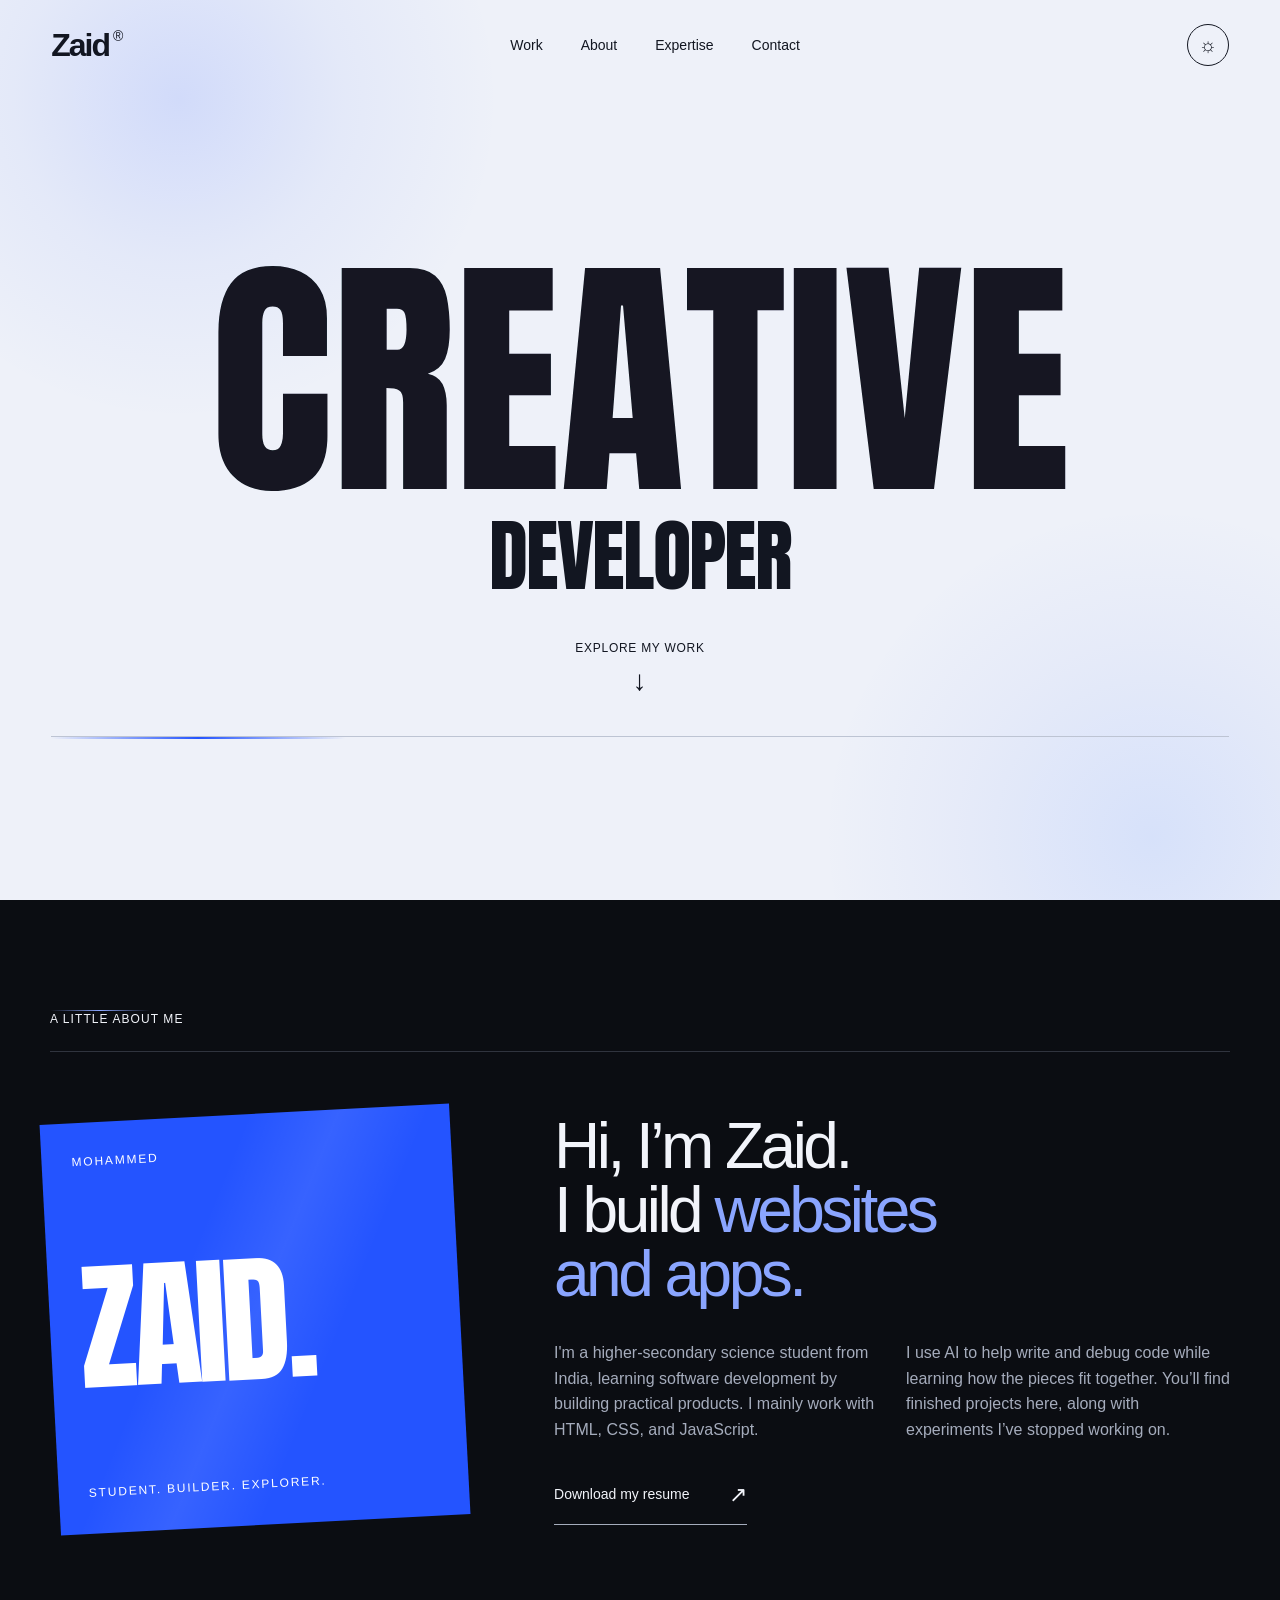
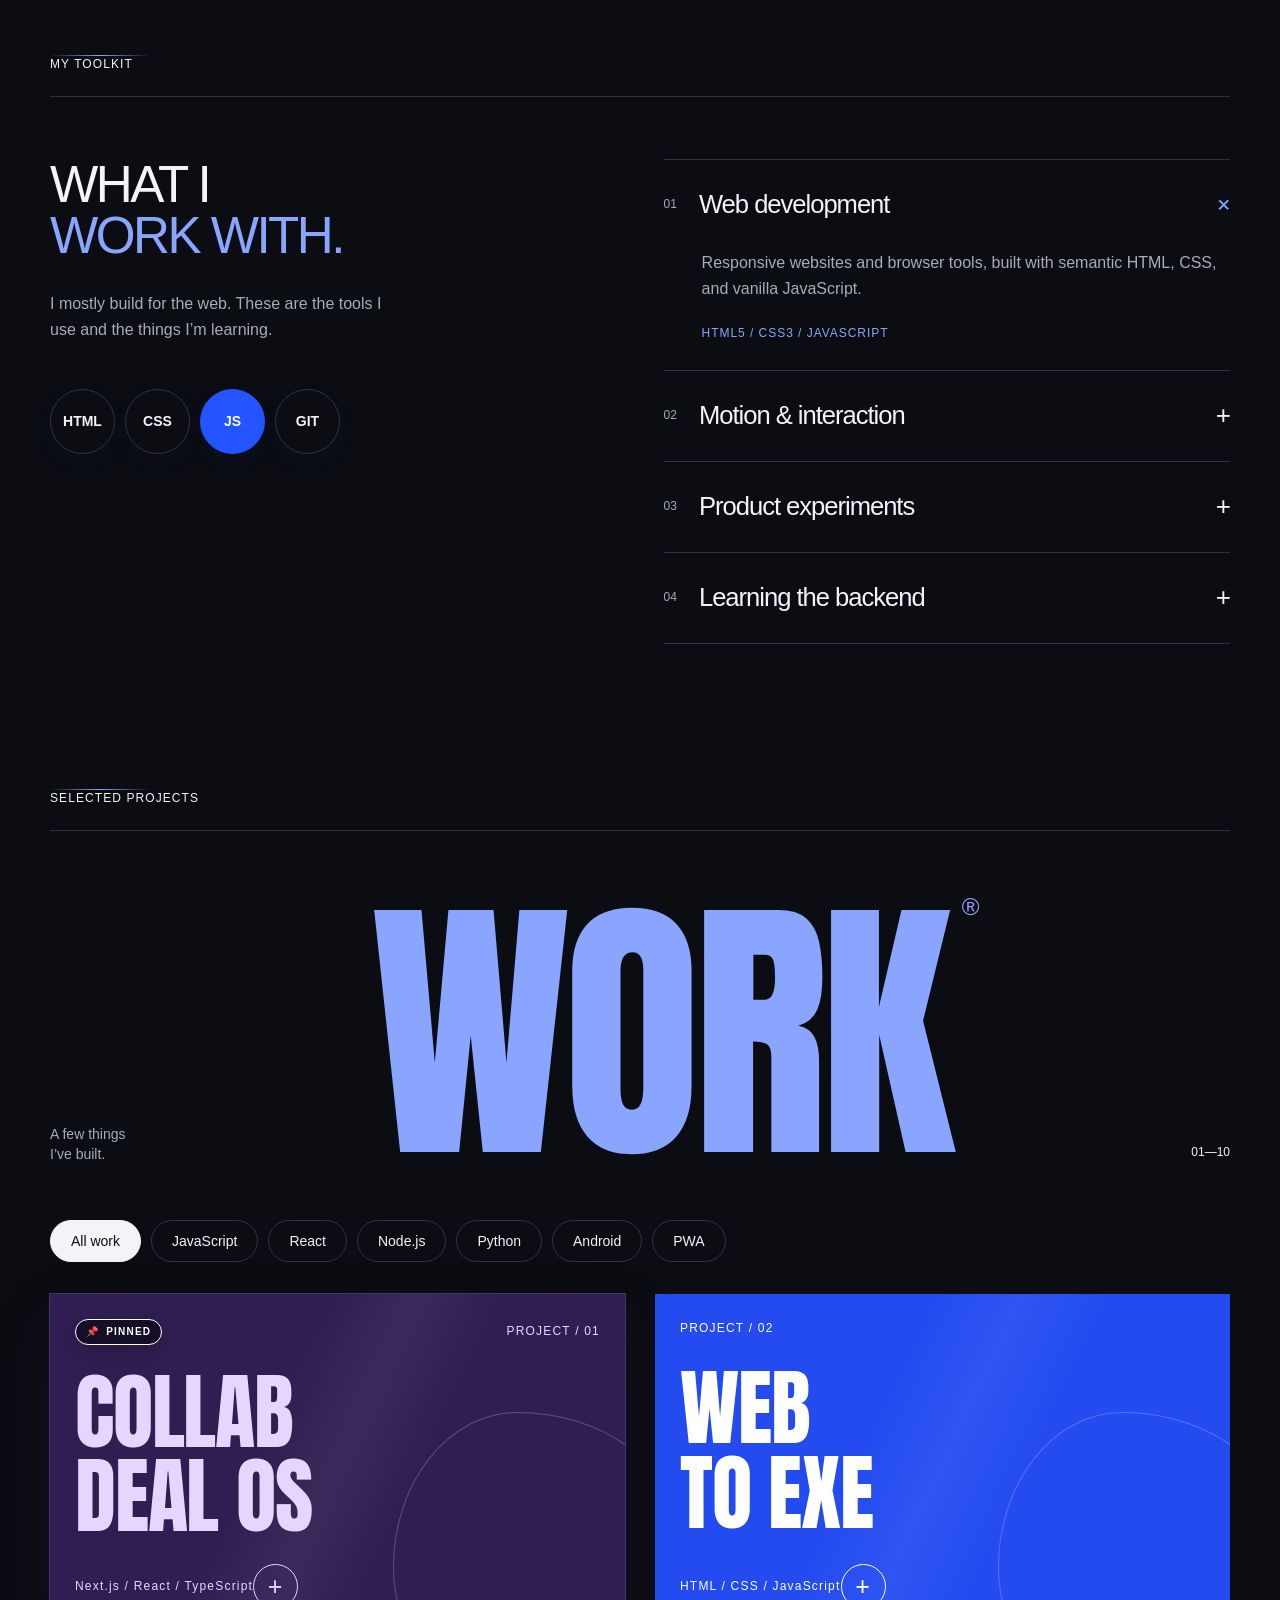
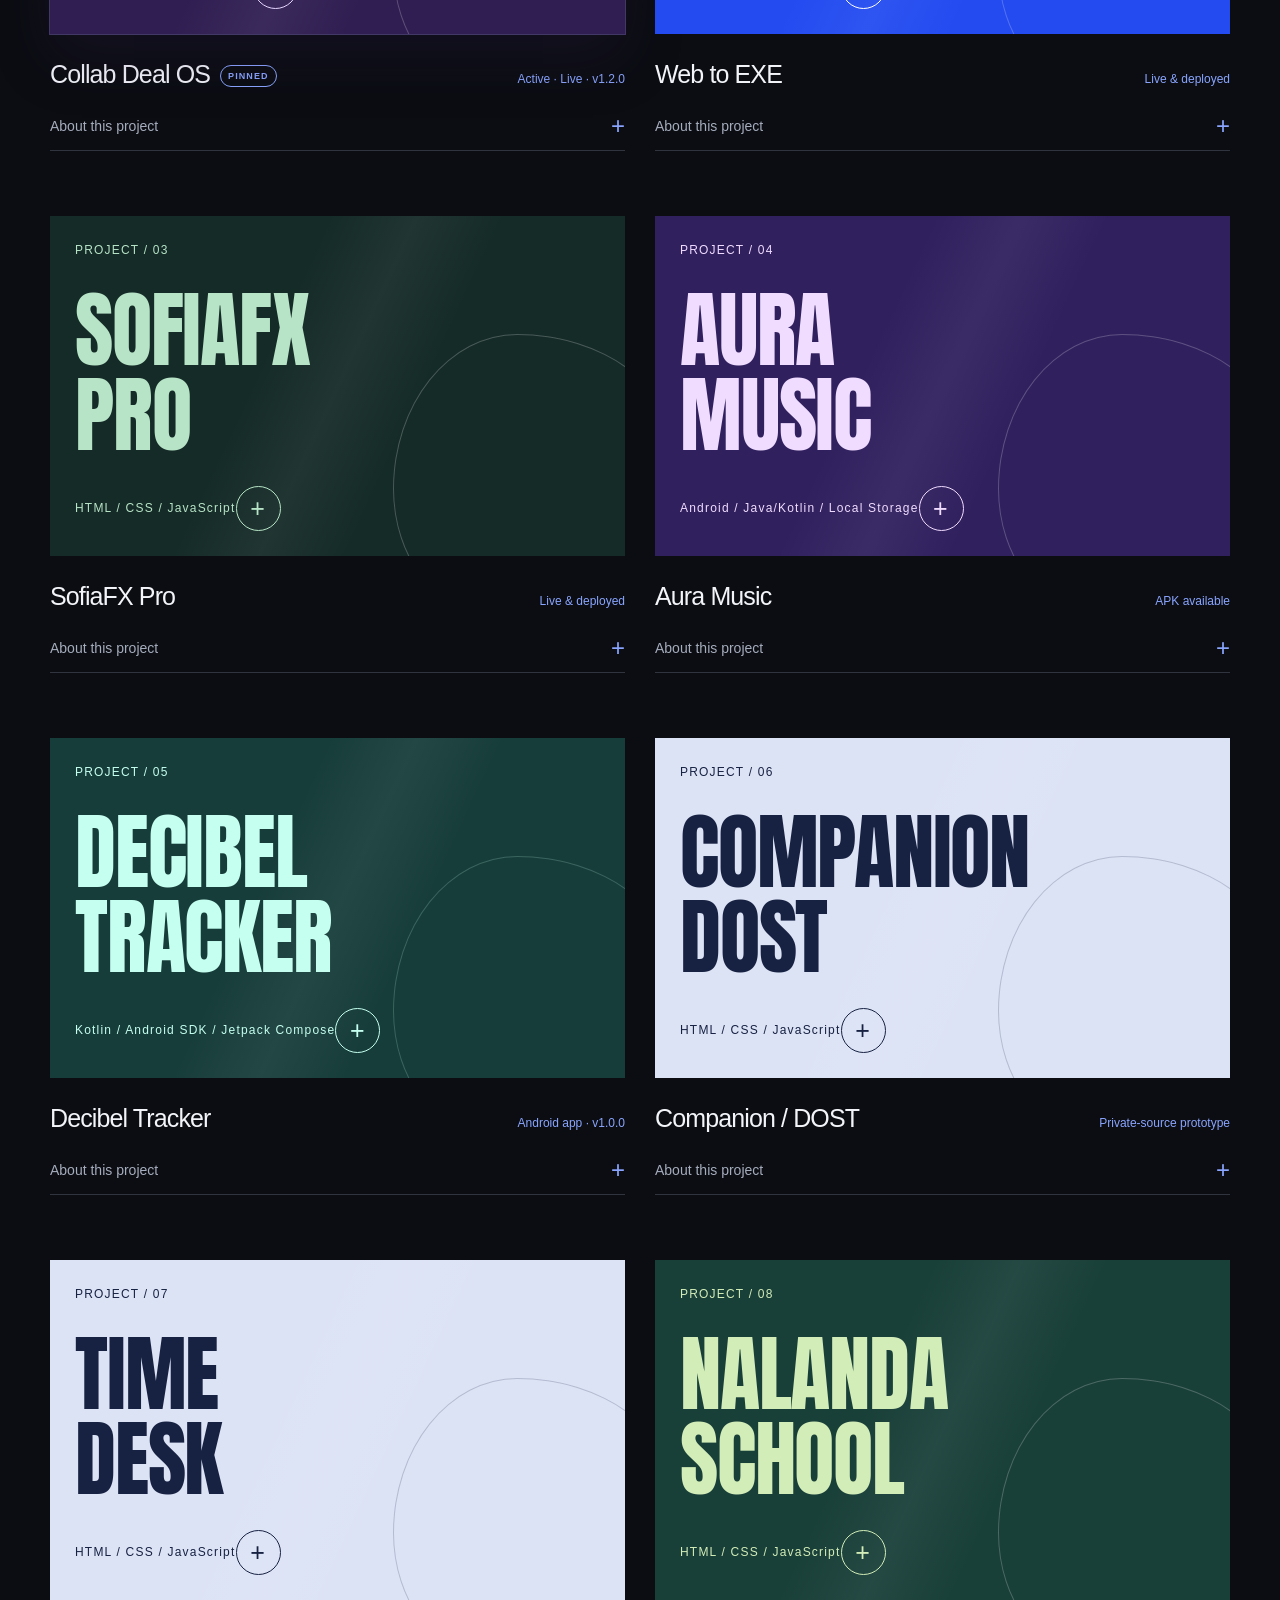
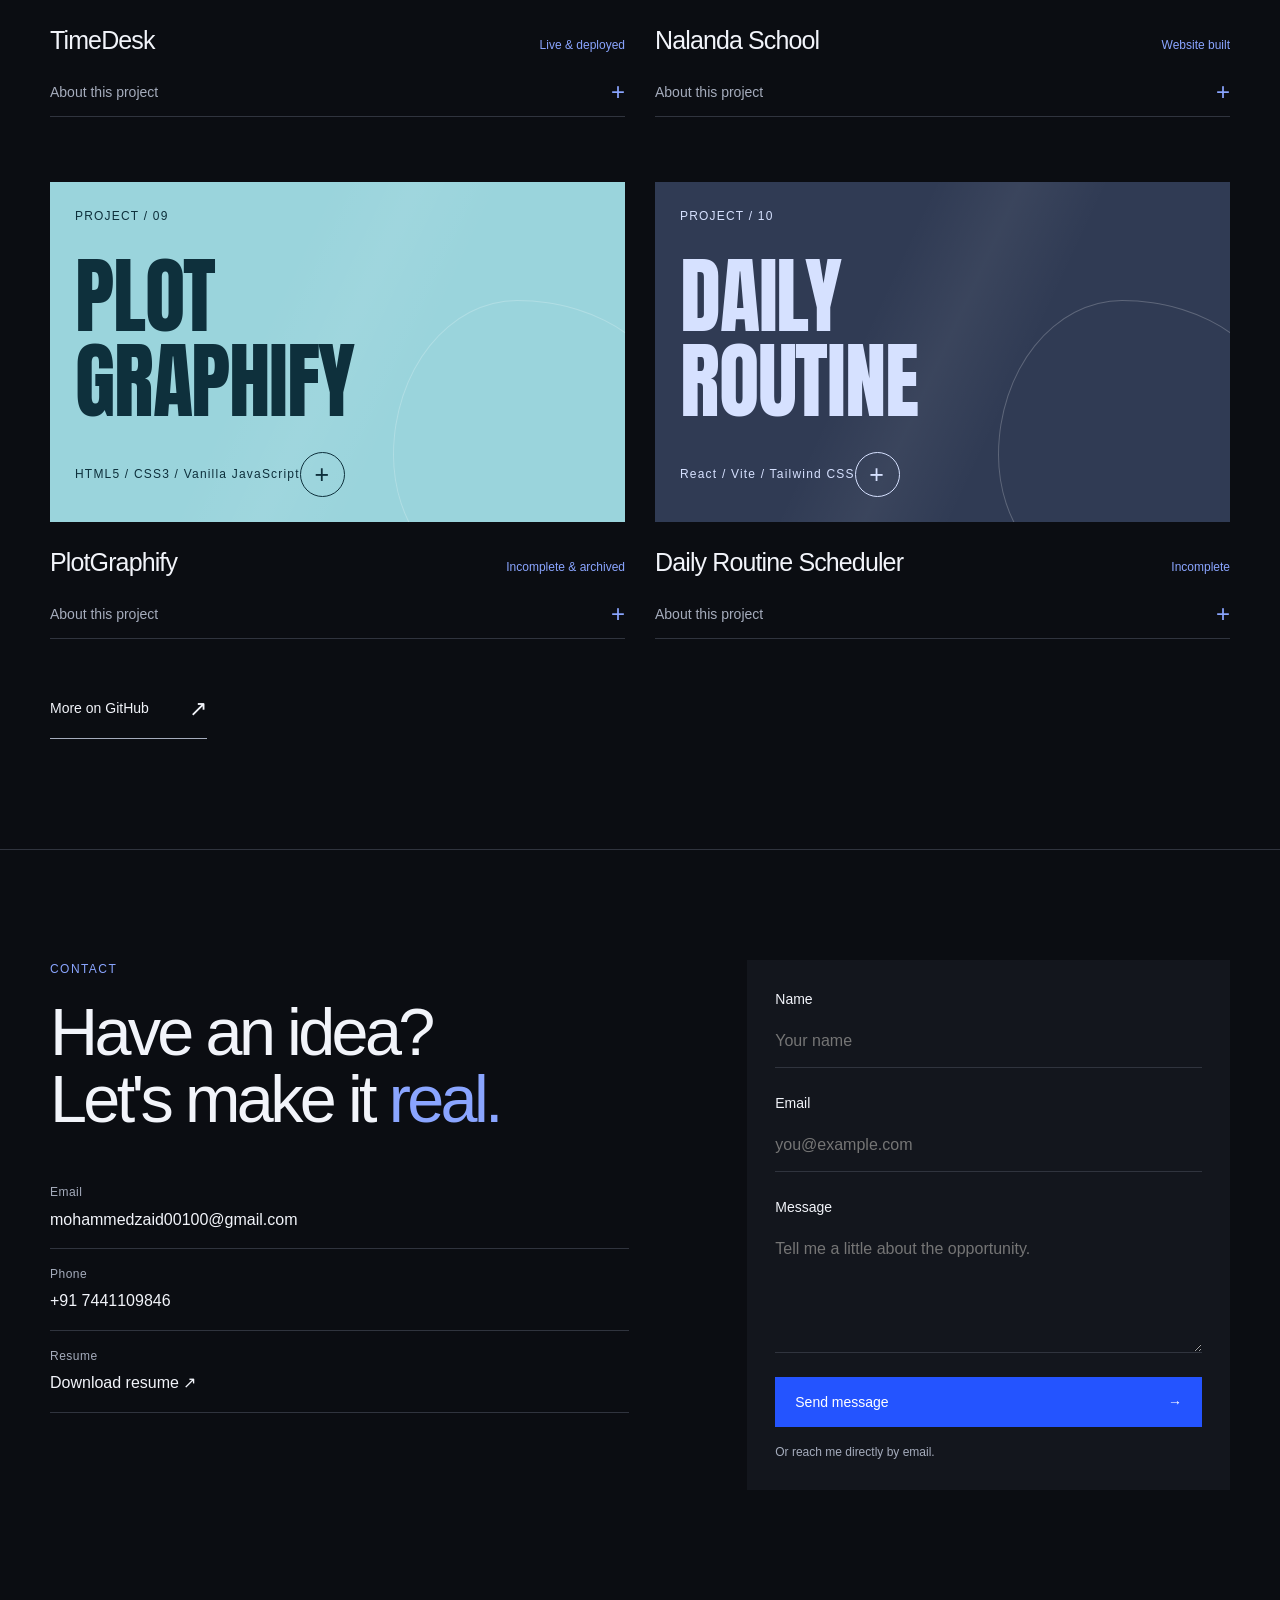
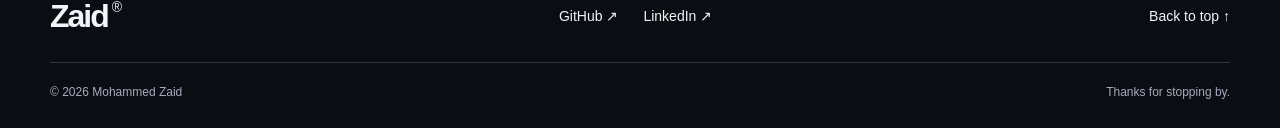
<file: index.html>
<!doctype html>
<html lang="en" data-theme="dark">
<head>
<meta charset="utf-8"><meta name="viewport" content="width=device-width, initial-scale=1">
<meta name="description" content="Mohammed Zaid — AI-assisted developer building practical web products. Explore Web to EXE, TimeDesk, Nalanda school website, and more.">
<meta name="theme-color" content="#2454ff"><title>Mohammed Zaid — Creative Developer</title>
<link rel="stylesheet" href="css/style.css?v=projects-10">
</head>
<body class="motion-enabled">
<a class="skip-link" href="#main">Skip to content</a>
<div class="scroll-progress" aria-hidden="true"></div>
<svg class="filter-defs" aria-hidden="true"><defs><filter id="ink-warp" x="-10%" y="-20%" width="120%" height="140%"><feTurbulence type="fractalNoise" baseFrequency=".008 .045" numOctaves="1" seed="4" result="noise"/><feDisplacementMap in="SourceGraphic" in2="noise" scale="0" xChannelSelector="R" yChannelSelector="G" id="warpMap"/></filter></defs></svg>
<header class="site-header" id="top">
<a class="brand" href="#home" aria-label="Mohammed Zaid home">Zaid<span>®</span></a>
<nav class="desktop-nav" aria-label="Primary navigation"><a href="#projects">Work</a><a href="#about">About</a><a href="#skills">Expertise</a><a href="#contact">Contact</a></nav>
<div class="nav-actions"><button class="icon-button" id="themeToggle" type="button" aria-label="Switch theme"><span aria-hidden="true">☼</span></button><button class="icon-button menu-toggle" id="menuToggle" type="button" aria-expanded="false" aria-controls="mobileMenu" aria-label="Open navigation menu">☰</button></div>
<nav class="mobile-nav" id="mobileMenu" aria-label="Mobile navigation" hidden><a href="#projects">Work</a><a href="#about">About</a><a href="#skills">Expertise</a><a href="#contact">Contact</a></nav>
</header>
<main id="main">
<section class="hero" id="home" aria-labelledby="hero-title">
<div class="hero-atmosphere" aria-hidden="true"><span></span><span></span></div>
<h1 id="hero-title"><span class="hero-word" aria-label="Creative"><span class="hero-letter" aria-hidden="true" style="--letter:0">C</span><span class="hero-letter" aria-hidden="true" style="--letter:1">R</span><span class="hero-letter" aria-hidden="true" style="--letter:2">E</span><span class="hero-letter" aria-hidden="true" style="--letter:3">A</span><span class="hero-letter" aria-hidden="true" style="--letter:4">T</span><span class="hero-letter" aria-hidden="true" style="--letter:5">I</span><span class="hero-letter" aria-hidden="true" style="--letter:6">V</span><span class="hero-letter" aria-hidden="true" style="--letter:7">E</span></span><span class="hero-role">DEVELOPER</span></h1>
<div class="hero-bottom"><a class="explore" href="#projects">EXPLORE MY WORK <span aria-hidden="true">↓</span></a></div>
<div class="hero-rule"><span></span><span></span><span></span></div>
</section>
<section class="section about" id="about" aria-labelledby="about-title">
<div class="container"><div class="section-label"><span>A LITTLE ABOUT ME</span></div>
<div class="about-grid"><div class="name-panel" aria-hidden="true"><span>MOHAMMED</span><strong>ZAID.</strong><span>STUDENT. BUILDER. EXPLORER.</span></div><div class="about-copy"><h2 id="about-title" class="reveal">Hi, I’m Zaid.<br>I build <em>websites<br>and apps.</em></h2><div class="about-columns"><p>I'm a higher-secondary science student from India, learning software development by building practical products. I mainly work with HTML, CSS, and JavaScript.</p><p>I use AI to help write and debug code while learning how the pieces fit together. You’ll find finished projects here, along with experiments I’ve stopped working on.</p></div><a class="text-link" href="assets/Mohammed-Zaid-Resume.pdf" download>Download my resume <span aria-hidden="true">↗</span></a></div></div></div>
</section>
<section class="section expertise" id="skills" aria-labelledby="skills-title"><div class="container"><div class="section-label"><span>MY TOOLKIT</span></div><div class="expertise-grid"><div><h2 id="skills-title" class="reveal">WHAT I<br><em>WORK WITH.</em></h2><p class="expertise-intro">I mostly build for the web. These are the tools I use and the things I’m learning.</p><div class="tool-orbit" aria-label="Core tools"><span>HTML</span><span>CSS</span><span>JS</span><span>GIT</span></div></div><div class="expertise-list">
<details open><summary><span>01</span>Web development<i aria-hidden="true">+</i></summary><div class="expertise-detail"><p>Responsive websites and browser tools, built with semantic HTML, CSS, and vanilla JavaScript.</p><span class="skill-meta">HTML5 / CSS3 / JAVASCRIPT</span></div></details>
<details><summary><span>02</span>Motion & interaction<i aria-hidden="true">+</i></summary><div class="expertise-detail"><p>Scroll reveals, thoughtful transitions, expandable interfaces, and interactions that work on touchscreens too.</p><span class="skill-meta">CSS ANIMATION / DOM / RESPONSIVE UI</span></div></details>
<details><summary><span>03</span>Product experiments<i aria-hidden="true">+</i></summary><div class="expertise-detail"><p>Turning everyday problems into small product concepts, from focused time tools to a desktop packaging product website.</p><span class="skill-meta">PROTOTYPING / PWA / AI-ASSISTED ITERATION</span></div></details>
<details><summary><span>04</span>Learning the backend<i aria-hidden="true">+</i></summary><div class="expertise-detail"><p>Building my fundamentals through experiments with React, Node.js, Express, and MongoDB. Still learning; always testing.</p><span class="skill-meta">REACT / NODE.JS / EXPRESS / MONGODB</span></div></details>
</div></div></div></section>
<section class="work-section" id="projects" aria-labelledby="projects-title"><div class="container"><div class="section-label"><span>SELECTED PROJECTS</span></div><div class="work-heading"><p>A few things<br>I’ve built.</p><h2 id="projects-title">WORK<span aria-hidden="true">®</span></h2><span class="work-count">01—09</span></div><div class="filter-bar" role="toolbar" aria-label="Filter projects by technology"><button class="filter-chip active" data-filter="all" aria-pressed="true" type="button">All work</button><button class="filter-chip" data-filter="javascript" aria-pressed="false" type="button">JavaScript</button><button class="filter-chip" data-filter="react" aria-pressed="false" type="button">React</button><button class="filter-chip" data-filter="node" aria-pressed="false" type="button">Node.js</button><button class="filter-chip" data-filter="python" aria-pressed="false" type="button">Python</button><button class="filter-chip" data-filter="android" aria-pressed="false" type="button">Android</button><button class="filter-chip" data-filter="pwa" aria-pressed="false" type="button">PWA</button></div><div class="project-grid" id="projectGrid" aria-live="polite"></div><p class="empty-state" id="projectsEmpty" hidden>No projects match that filter.</p><a class="all-code text-link" href="https://github.com/mohammedzaid00100" target="_blank" rel="noopener noreferrer">More on GitHub <span aria-hidden="true">↗</span></a></div></section>
    <section class="section" id="contact" aria-labelledby="contact-title">
      <div class="container contact-grid">
        <div>
          <div class="section-heading">
            <p class="eyebrow">Contact</p>
            <h2 id="contact-title">Have an idea?<br>Let's make it <em>real.</em></h2>
          </div>
          <div class="contact-card glass">
            <a href="mailto:mohammedzaid00100@gmail.com"><span class="contact-label">Email</span><span>mohammedzaid00100@gmail.com</span></a>
            <a href="tel:+917441109846"><span class="contact-label">Phone</span><span>+91 7441109846</span></a>
            <a class="resume-link" href="assets/Mohammed-Zaid-Resume.pdf" download><span class="contact-label">Resume</span><span>Download resume <span aria-hidden="true">↗</span></span></a>
          </div>
        </div>

        <form class="glass contact-form" id="contactForm" action="https://formspree.io/f/xeajknlo" method="POST" >
          <div class="form-field"><label for="name">Name</label><input id="name" aria-describedby="nameError" name="name" autocomplete="name" required minlength="2" placeholder="Your name"><small class="field-error" id="nameError"></small></div>
          <div class="form-field"><label for="email">Email</label><input id="email" aria-describedby="emailError" name="email" type="email" autocomplete="email" required placeholder="you@example.com"><small class="field-error" id="emailError"></small></div>
          <div class="form-field"><label for="message">Message</label><textarea id="message" aria-describedby="messageError" name="message" rows="4" required minlength="10" placeholder="Tell me a little about the opportunity."></textarea><small class="field-error" id="messageError"></small></div>
          <button class="btn btn-primary" type="submit">Send message <span aria-hidden="true">→</span></button>
          <p class="form-note">Or reach me directly by email.</p>
          <p class="success-message" id="formSuccess" role="status" hidden>Thanks for reaching out. Your message has been received.</p>
        </form>
      </div>
    </section>
</main><footer class="site-footer"><div class="container"><div class="footer-top"><a class="brand" href="#home">Zaid<span>®</span></a><div><a href="https://github.com/mohammedzaid00100" target="_blank" rel="noopener noreferrer">GitHub ↗</a><a href="https://www.linkedin.com/in/mohammed-zaid-88b408424" target="_blank" rel="noopener noreferrer">LinkedIn ↗</a></div><a href="#top">Back to top ↑</a></div><div class="footer-inner"><p>© <span id="year">2026</span> Mohammed Zaid</p><p>Thanks for stopping by.</p></div></div></footer>  <dialog class="project-modal" id="projectModal" aria-labelledby="modalTitle">
    <div class="modal-shell glass-strong">
      <button class="modal-close icon-button" id="modalClose" type="button" aria-label="Close project details">×</button>
      <div class="modal-content">
        <div class="modal-media">
          <img id="modalImage" src="assets/images/timedesk.png" alt="" loading="lazy">
          <div class="modal-dots" id="modalDots" aria-label="Project screenshots"></div>
        </div>
        <div class="modal-info">
          <p class="eyebrow" id="modalCategory"></p>
          <h2 id="modalTitle"></h2>
          <p id="modalDescription"></p>
          <div class="modal-meta" id="modalTech"></div>
          <div class="detail-block"><h3>Key Features</h3><ul id="modalFeatures"></ul></div>
          <div class="detail-block"><h3>AI Role</h3><p id="modalAiRole"></p></div>
          <div class="detail-block"><h3>Impact & Status</h3><p id="modalImpact"></p></div>
          <div class="modal-actions"><a class="btn btn-primary" id="modalDemo" target="_blank" rel="noopener noreferrer">Live demo <span aria-hidden="true">↗</span></a><a class="btn btn-secondary" id="modalGithub" target="_blank" rel="noopener noreferrer">GitHub <span aria-hidden="true">↗</span></a><a class="btn btn-secondary" id="modalDownload">Download <span aria-hidden="true">↓</span></a></div><details class="readme-details"><summary><span id="modalReadmeTitle">Project README</span></summary><div id="modalReadme" class="readme-content"></div></details>
        </div>
      </div>
    </div>
  </dialog>

<noscript><p class="noscript-banner">Browse all projects on <a href="https://github.com/mohammedzaid00100">GitHub</a>. Enable JavaScript for project details and filters.</p></noscript><script src="js/script.js?v=projects-10" defer></script></body></html>
</file>
<file: css/style.css>
@font-face{font-family:Anton;src:url('../assets/fonts/Anton-Regular.ttf') format('truetype');font-display:swap}
:root{--bg:#0b0d12;--panel:#13161d;--text:#f2f4fa;--muted:#a5acbc;--line:#30343e;--accent:#8aa5ff;--blue:#2454ff;--hero:#eef1f9;--ink:#121621;--display:Anton,Impact,'Arial Narrow',sans-serif;--sans:Arial,Helvetica,sans-serif}
html[data-theme=light]{--bg:#f0f2f8;--panel:#e3e7f0;--text:#151a26;--muted:#525b6d;--line:#c5cbd8;--accent:#234bd4;--hero:#e3e9fa}
*{box-sizing:border-box}html{scroll-behavior:smooth;scroll-padding-top:90px}body{margin:0;background:var(--bg);color:var(--text);font:16px/1.6 var(--sans);transition:background .3s,color .3s}body.modal-open{overflow:hidden}a{color:inherit;text-decoration:none}button,input,textarea{font:inherit}button,a,input,textarea,summary{-webkit-tap-highlight-color:transparent}button{cursor:pointer}button:disabled{cursor:wait;opacity:.6}img{display:block;max-width:100%}button{color:inherit}button:focus-visible,a:focus-visible,summary:focus-visible{outline:3px solid var(--accent);outline-offset:5px}::selection{background:var(--blue);color:#fff}[hidden]{display:none!important}h1,h2,h3,p{margin-top:0}h2{font-weight:500;line-height:1;letter-spacing:-.055em}em{font-style:normal;color:var(--accent)}.container{width:min(1320px,calc(100% - 100px));margin:auto}.section{padding:110px 0}.section-label{display:flex;justify-content:space-between;gap:24px;padding-bottom:22px;margin-bottom:62px;border-bottom:1px solid var(--line);font-size:12px;letter-spacing:.09em}.section-label span+span{color:var(--muted)}.text-link{display:inline-flex;align-items:center;justify-content:space-between;gap:40px;padding:12px 0;border-bottom:1px solid var(--muted);font-size:14px}.text-link span{font-size:22px;transition:transform .3s}.text-link:hover span{transform:translate(3px,-3px)}.filter-defs{position:absolute;width:0;height:0;overflow:hidden}.scroll-progress{position:fixed;top:0;left:0;height:3px;width:100%;transform:scaleX(0);transform-origin:left;background:var(--blue);z-index:100}
.site-header{position:absolute;top:0;left:0;width:100%;min-height:90px;display:flex;align-items:center;justify-content:space-between;padding:18px 4%;gap:25px;color:var(--ink);z-index:20}.brand{font-weight:800;font-size:32px;letter-spacing:-2px;line-height:1}.brand span{font-weight:400;font-size:14px;vertical-align:top;letter-spacing:0;margin-left:4px}.desktop-nav{display:flex;gap:38px}.desktop-nav a{font-size:14px;position:relative}.desktop-nav a:after{content:'';position:absolute;bottom:-5px;left:0;width:100%;height:1px;background:currentColor;transform:scaleX(0);transform-origin:left;transition:transform .3s}.desktop-nav a:hover:after{transform:scaleX(1)}.nav-actions{display:flex;gap:8px}.icon-button{border:1px solid currentColor;border-radius:50%;width:42px;height:42px;display:grid;place-items:center;background:transparent;font-size:20px}.menu-toggle{display:none}.mobile-nav{position:absolute;top:78px;left:16px;right:16px;background:var(--hero);border:1px solid #b7bfd0;padding:22px;flex-direction:column;gap:20px}.hero{background:var(--hero);color:var(--ink);min-height:100svh;padding:122px 4% 24px;display:flex;flex-direction:column;justify-content:center;position:relative;overflow:hidden}.hero-kicker{display:flex;justify-content:space-between;font-size:12px;letter-spacing:.09em;margin-bottom:3vh}.hero h1{margin:0;text-align:center;line-height:.92;letter-spacing:-.02em;font-family:var(--display);font-weight:400}.hero-word{display:block;font-size:clamp(5rem,20.1vw,21rem);line-height:1.07;filter:url('#ink-warp');transform-origin:center}.hero-role{font-size:clamp(2.4rem,6.2vw,6.2rem);letter-spacing:-.025em;display:flex;gap:.18em;justify-content:center;align-items:center}.hero-bottom{display:flex;align-items:flex-end;justify-content:space-between;margin-top:48px;gap:20px;font-size:14px;line-height:1.4}.hero-bottom p{margin-bottom:0}.hero-note{text-align:right}.explore{font-size:12px;letter-spacing:.06em;text-align:center}.explore span{display:block;font-size:28px;margin-top:5px;animation:down 2s ease-in-out infinite}.hero-rule{margin-top:35px;padding-top:18px;border-top:1px solid #bdc4d3;display:flex;justify-content:space-between;font-size:12px;letter-spacing:.1em}.intro{display:none}.motion-enabled .intro{display:grid;position:fixed;inset:0;z-index:200;place-items:center;background:var(--blue);color:#fff;pointer-events:none;animation:intro-out .7s .35s cubic-bezier(.76,0,.24,1) both}.intro span{font-family:Georgia,serif;font-style:italic;font-size:80px}.about-grid{display:grid;grid-template-columns:1fr 1.65fr;gap:8%}.name-panel{min-height:350px;padding:30px;display:flex;flex-direction:column;justify-content:space-between;background:var(--blue);color:#fff;transform:rotate(-3deg);transition:transform .6s}.name-panel:hover{transform:rotate(0)}.name-panel>span{font-size:12px;letter-spacing:.15em}.name-panel strong{font-family:var(--display);font-size:clamp(80px,11vw,150px);font-weight:400;letter-spacing:-.04em;line-height:1.2}.about-copy h2{font-size:clamp(40px,5vw,72px);margin-bottom:34px}.about-columns{display:grid;grid-template-columns:1fr 1fr;gap:28px;color:var(--muted)}.about-columns p{margin-bottom:22px}.expertise{padding-top:20px}.expertise-grid{display:grid;grid-template-columns:1fr 1.2fr;gap:12%}.expertise h2{font-size:clamp(34px,4vw,56px);letter-spacing:-.05em;margin-bottom:30px}.expertise-intro{max-width:340px;color:var(--muted)}.tool-orbit{display:flex;gap:10px;align-items:center;min-height:100px}.tool-orbit span{border:1px solid var(--line);font-weight:700;display:grid;place-items:center;width:65px;height:65px;border-radius:50%;font-size:14px}.motion-enabled .tool-orbit span{animation:float 5s ease-in-out infinite}.tool-orbit span:nth-child(2){animation-delay:-1s}.tool-orbit span:nth-child(3){animation-delay:-2s;background:var(--blue);color:#fff;border-color:var(--blue)}.tool-orbit span:nth-child(4){animation-delay:-3s}.expertise-list details{border-top:1px solid var(--line)}.expertise-list details:last-child{border-bottom:1px solid var(--line)}summary{cursor:pointer}.expertise-list summary{list-style:none;display:flex;align-items:center;gap:22px;min-height:90px;font-size:clamp(19px,2vw,27px);letter-spacing:-.04em}.expertise-list summary::-webkit-details-marker{display:none}.expertise-list summary>span{font-size:12px;letter-spacing:0;color:var(--muted)}.expertise-list i{font-size:26px;margin-left:auto;font-style:normal;font-weight:300;transition:transform .3s}.expertise-list details[open] i{transform:rotate(45deg);color:var(--accent)}.expertise-detail{padding:0 0 25px 38px;color:var(--muted)}.expertise-detail p{margin-bottom:18px}.skill-meta{font-size:12px;letter-spacing:.08em;color:var(--accent)}
.work-section{padding:35px 0 110px}.work-heading{display:flex;align-items:flex-end;justify-content:space-between;gap:25px;margin:20px 0 45px}.work-heading p{font-size:14px;line-height:1.4;max-width:130px;margin-bottom:10px;color:var(--muted)}.work-heading h2{font-family:var(--display);font-size:clamp(110px,22vw,320px);letter-spacing:-.025em;color:var(--accent);margin:0;line-height:1;position:relative}.work-heading h2>span{font:24px var(--sans);position:absolute;top:0;right:-26px}.work-count{font-size:12px;white-space:nowrap;margin-bottom:12px}.filter-bar{display:flex;gap:10px;flex-wrap:wrap;margin-bottom:32px}.filter-chip{border:1px solid var(--line);border-radius:100px;background:transparent;padding:9px 20px;font-size:14px;transition:.2s}.filter-chip:hover{border-color:var(--muted)}.filter-chip.active{background:var(--text);color:var(--bg);border-color:var(--text)}.project-grid{display:grid;grid-template-columns:1fr 1fr;gap:65px 30px}.project-card{min-width:0}.project-cover{height:340px;position:relative;overflow:hidden;padding:25px;display:flex;flex-direction:column;justify-content:space-between;color:#fff;background:#234bf0;border:0;width:100%;text-align:left;transition:transform .5s,background .5s}.cover-label{font-size:12px;letter-spacing:.1em;position:relative;z-index:1}.cover-title{font-family:var(--display);font-size:clamp(50px,6.5vw,86px);line-height:1.02;letter-spacing:-.015em;position:relative;z-index:1;transition:transform .7s cubic-bezier(.2,.7,.1,1)}.cover-title span{display:block}.cover-bottom{display:flex;justify-content:space-between;align-items:center;font-size:12px;letter-spacing:.1em;position:relative;z-index:1}.cover-arrow{display:grid;place-items:center;border:1px solid currentColor;border-radius:50%;width:45px;height:45px;font-size:25px;transition:transform .4s,background .4s}.project-cover:hover .cover-title{transform:translateX(10px)}.project-cover:hover .cover-arrow{transform:rotate(45deg)}.project-cover:before{content:'';width:280px;height:280px;border:1px solid #ffffff38;border-radius:50%;position:absolute;right:-50px;bottom:-60px;transition:transform 1s}.project-cover:hover:before{transform:scale(1.5)}.cover-timedesk{background:#dce3f5;color:#172243}.cover-timedesk:before{border-color:#17224333}.cover-nalanda{background:#193f39;color:#d2edb7}.cover-collab-deal-os{background:#301e52;color:#e6d6ff}.cover-plotgraphify{background:#9ad4dc;color:#0e303c}.cover-daily-routine-scheduler{background:#303b54;color:#d6e1ff}.project-title-row{display:flex;align-items:baseline;justify-content:space-between;gap:14px;margin:20px 0 8px}.project-title-row h3{font-size:25px;font-weight:500;letter-spacing:-.035em;margin:0}.status{color:var(--accent);font-size:12px;text-align:right}.project-body>p{color:var(--muted);margin:10px 0 18px;max-width:550px}.project-footer{border-top:1px solid var(--line);padding-top:16px;display:flex;justify-content:space-between;align-items:center;gap:15px;font-size:14px}.project-category{color:var(--muted);font-size:12px}.project-actions{display:flex;gap:18px;flex-wrap:wrap}.project-actions a:hover{color:var(--accent)}.all-code{margin-top:40px}.empty-state{padding:25px;border:1px solid var(--line)}
.cover-decibel-tracker{background:#173d3a;color:#c5fff0}.cover-decibel-tracker:before{border-color:#c5fff033}
#contact{border-top:1px solid var(--line)}.contact-grid{display:grid;grid-template-columns:1.2fr 1fr;gap:10%}.eyebrow{font-size:12px;letter-spacing:.12em;text-transform:uppercase;color:var(--accent);margin-bottom:20px}.section-heading h2{font-size:clamp(45px,5.2vw,78px);margin-bottom:35px}.contact-card a{display:flex;flex-direction:column;padding:16px 0;border-bottom:1px solid var(--line);font-size:16px;overflow-wrap:anywhere}.contact-label{font-size:12px;color:var(--muted);margin-bottom:4px;letter-spacing:.04em}.contact-form{display:grid;gap:16px;align-content:start;padding:28px;background:var(--panel)}.form-field{display:grid;gap:8px}.form-field label{font-size:14px}.form-field input,.form-field textarea{width:100%;background:transparent;border:0;border-bottom:1px solid var(--line);border-radius:0;padding:10px 0 13px;color:var(--text);resize:vertical;outline:none}.form-field input:focus,.form-field textarea:focus{border-color:var(--accent)}.form-field input[aria-invalid=true],.form-field textarea[aria-invalid=true]{border-color:#ed7489}.field-error{color:#ed7489}.form-note{font-size:12px;color:var(--muted);margin:0}.success-message{margin:0;font-size:14px;color:var(--accent)}.btn{display:inline-flex;justify-content:space-between;align-items:center;gap:22px;padding:13px 19px;border:1px solid var(--line);font-size:14px}.btn-primary{background:var(--blue);color:#fff;border-color:var(--blue)}.btn-secondary{background:transparent;color:var(--text)}.btn:hover{filter:brightness(1.15)}.site-footer{padding:0 0 25px}.footer-top{display:flex;align-items:center;justify-content:space-between;gap:25px;padding-bottom:30px}.footer-top>div{display:flex;gap:25px;font-size:14px}.footer-top>a:last-child{font-size:14px}.footer-inner{border-top:1px solid var(--line);padding-top:20px;display:flex;justify-content:space-between;gap:20px;font-size:12px;color:var(--muted)}.footer-inner p{margin:0}
.project-modal{width:min(1000px,calc(100% - 32px));max-height:90svh;border:1px solid var(--line);padding:0;background:var(--bg);color:var(--text)}.project-modal::backdrop{background:#040812c9;backdrop-filter:blur(8px)}.modal-shell{position:relative;padding:35px}.modal-close{position:sticky;top:0;z-index:3;margin:0 0 12px auto;background:var(--bg)}.modal-content{display:grid;gap:30px}.modal-media img{max-height:400px;width:100%;object-fit:contain;background:var(--panel)}.modal-dots{display:flex;gap:12px;margin:12px 0}.modal-dot{width:32px;height:24px;border:1px solid var(--line);background:var(--panel)}.modal-dot.active{background:var(--accent)}.modal-info h2{font-size:clamp(32px,5vw,58px);margin-bottom:20px}.modal-info>p{color:var(--muted)}.modal-meta{display:flex;flex-wrap:wrap;gap:8px}.tech-tag{font-size:12px;border:1px solid var(--line);padding:5px 10px}.detail-block h3{font-size:14px;color:var(--accent);margin:25px 0 6px}.detail-block p,.detail-block ul{color:var(--muted);margin:0}.detail-block ul{padding-left:20px}.modal-actions{display:flex;gap:15px;flex-wrap:wrap;margin-top:25px}.readme-details{border-top:1px solid var(--line);padding-top:20px;margin-top:25px}.readme-section h4{margin-bottom:8px}.readme-section{overflow-wrap:anywhere}.skip-link{position:fixed;top:10px;left:10px;transform:translateY(-160%);background:var(--blue);color:#fff;padding:12px;z-index:300}.skip-link:focus{transform:none}.noscript-banner{padding:25px;text-align:center}.noscript-banner a{text-decoration:underline}
@keyframes spin{to{transform:rotate(360deg)}}@keyframes down{50%{transform:translateY(6px)}}@keyframes float{50%{transform:translateY(-12px) rotate(8deg)}}@keyframes intro-out{to{transform:translateY(-101%);visibility:hidden}}@keyframes hero-in{from{opacity:0;transform:translateY(45px)}to{opacity:1;transform:none}}.reveal{transition:opacity .85s ease,transform .85s cubic-bezier(.2,.7,.2,1)}.reveal.reveal-pending{opacity:0;transform:translateY(54px)}.reveal.visible{opacity:1;transform:none}@media(min-width:1600px){.hero-word{font-size:21rem}.hero{min-height:900px}}@media(max-width:1000px){.container{width:calc(100% - 56px)}.section{padding:80px 0}.about-grid{gap:6%}.about-columns{grid-template-columns:1fr;gap:0}.name-panel{min-height:300px;padding:22px}.expertise-grid{gap:6%}.contact-grid{gap:6%}.project-cover{height:290px}.hero{min-height:760px}.expertise{padding-top:15px}.work-heading h2{font-size:24vw}}
@media(max-width:700px){.container{width:calc(100% - 36px)}.site-header{padding:20px 18px;min-height:80px}.desktop-nav{display:none}.menu-toggle{display:grid}.nav-actions{gap:7px}.icon-button{width:40px;height:40px}.hero{padding:112px 18px 22px;min-height:86svh;justify-content:space-between}.hero-kicker{font-size:10px;gap:25px;margin-bottom:20px}.hero-kicker p:last-child{text-align:right;max-width:110px}.hero-word{font-size:19vw;line-height:1.1}.hero-role{font-size:8vw}.hero-bottom{font-size:12px;margin-top:40px;align-items:center}.hero-note{display:none}.explore{text-align:right;font-size:10px}.hero-rule{font-size:10px;margin-top:28px}.section{padding:65px 0}.section-label{font-size:10px;gap:15px;margin-bottom:35px}.section-label span+span{text-align:right;max-width:120px}.about-grid{grid-template-columns:1fr;gap:50px}.name-panel{min-height:240px;width:90%;margin:0 auto}.name-panel strong{font-size:110px}.about-copy h2{font-size:44px}.about-columns{grid-template-columns:1fr;gap:0}.expertise-grid{grid-template-columns:1fr;gap:20px}.expertise h2{font-size:38px}.expertise-intro{max-width:none}.expertise-list summary{font-size:22px;min-height:78px;gap:17px}.work-section{padding:10px 0 65px}.work-heading{flex-wrap:wrap;gap:10px;margin-bottom:30px}.work-heading p{flex-basis:100%;max-width:none}.work-heading p br{display:none}.work-heading h2{font-size:31vw}.work-heading h2>span{font-size:18px;right:-17px}.work-count{margin-right:5px}.filter-bar{gap:8px}.filter-chip{padding:8px 13px;font-size:13px}.project-grid{grid-template-columns:1fr;gap:40px}.project-cover{height:320px}.cover-title{font-size:70px}.project-title-row h3{font-size:24px}.contact-grid{grid-template-columns:1fr;gap:35px}.section-heading h2{font-size:52px}.contact-form{padding:22px}.footer-top{flex-wrap:wrap;gap:20px}.footer-top .brand{flex-basis:100%}.footer-inner{flex-direction:column;gap:8px}.modal-shell{padding:20px}.modal-actions{flex-direction:column}.intro span{font-size:64px}.hero-word{filter:none}}
/* Motion begins on the content itself, with no covering loading screen. */
.hero-word{white-space:nowrap}

.hero-bottom{justify-content:center;align-items:center}
.explore{display:flex;flex-direction:column;align-items:center;text-align:center}

.hero-letter{display:inline-block;animation:letter-arrive 1.15s cubic-bezier(.16,1,.3,1) both,headline-wave 5.8s ease-in-out infinite;animation-delay:calc(var(--letter)*75ms),calc(1.3s + var(--letter)*180ms)}
.hero-role{animation:role-arrive 1s .7s cubic-bezier(.16,1,.3,1) both}
.hero-kicker,.hero-bottom,.hero-rule{animation:details-arrive .9s .9s ease both}
.motion-enabled .hero-rule{background-image:linear-gradient(90deg,transparent,var(--blue),transparent);background-size:25% 2px;background-repeat:no-repeat;animation:details-arrive .9s .9s ease both,rule-travel 6s 1.8s ease-in-out infinite}
.project-card:nth-child(even){transition-delay:100ms}
.name-panel.reveal.visible{transform:rotate(-3deg)}
.name-panel.reveal.visible:hover{transform:rotate(0)}
.expertise-list details[open] .expertise-detail{animation:details-arrive .4s ease both}
.project-modal[open]{animation:dialog-arrive .3s cubic-bezier(.16,1,.3,1) both}
@keyframes letter-arrive{from{opacity:0;transform:translateY(95px) rotate(8deg) scaleY(.82)}to{opacity:1;transform:translateY(0) rotate(0) scaleY(1)}}
@keyframes letter-drift{0%,100%{transform:translateY(0)}50%{transform:translateY(-9px)}}
@keyframes role-arrive{from{opacity:0;transform:translateY(28px);letter-spacing:.12em}to{opacity:1;transform:translateY(0);letter-spacing:-.025em}}
@keyframes details-arrive{from{opacity:0;transform:translateY(18px)}to{opacity:1;transform:translateY(0)}}
@keyframes rule-travel{0%,100%{background-position:0 0}50%{background-position:100% 0}}
@keyframes dialog-arrive{from{opacity:0;transform:translateY(25px) scale(.97)}to{opacity:1;transform:translateY(0) scale(1)}}
@media(max-width:700px){.project-card:nth-child(even){transition-delay:0s}@keyframes letter-arrive{from{opacity:0;transform:translateY(45px) rotate(6deg)}to{opacity:1;transform:translateY(0) rotate(0)}}@keyframes letter-drift{0%,100%{transform:translateY(0)}50%{transform:translateY(-4px)}}}

/* Automatic ambient movement remains visible before scrolling or hovering. */
.hero{isolation:isolate}
.hero-atmosphere{position:absolute;inset:0;overflow:hidden;pointer-events:none;z-index:-1}
.hero-atmosphere span{position:absolute;width:52vw;height:52vw;min-width:300px;min-height:300px;border-radius:50%;background:radial-gradient(circle,#2454ff24 0%,#2454ff0d 35%,transparent 68%);animation:ambient-drift 12s ease-in-out infinite alternate}
.hero-atmosphere span:first-child{left:-12%;top:-26%}
.hero-atmosphere span:last-child{right:-16%;bottom:-30%;animation-delay:-6s;background:radial-gradient(circle,#6494ff2b 0%,#2454ff0a 42%,transparent 70%)}
.hero-role{animation:role-arrive 1s .7s cubic-bezier(.16,1,.3,1) both,role-breathe 7s 1.7s ease-in-out infinite}
@keyframes headline-wave{0%,75%,100%{transform:translateY(0);color:var(--ink)}35%{transform:translateY(-16px);color:var(--blue)}}
@keyframes ambient-drift{from{transform:translate(0,0) scale(1)}to{transform:translate(22%,18%) scale(1.22)}}
@keyframes role-breathe{0%,100%{transform:translateX(-4px)}50%{transform:translateX(4px)}}
@keyframes headline-tone{0%,75%,100%{color:var(--ink)}35%{color:var(--blue)}}
@media(max-width:700px){@keyframes headline-wave{0%,75%,100%{transform:translateY(0);color:var(--ink)}35%{transform:translateY(-6px);color:var(--blue)}}}
@media(prefers-reduced-motion:reduce){
 html{scroll-behavior:auto}
 .hero-word{filter:none}
 .hero-letter{animation:headline-tone 7s ease-in-out infinite;animation-delay:calc(var(--letter)*200ms)}
 .hero-role,.hero-kicker,.hero-bottom,.hero-rule,.hero-atmosphere span,.explore span,.project-modal[open],.expertise-list details[open] .expertise-detail{animation:none!important}
 .reveal,.reveal.reveal-pending,.reveal.visible{opacity:1;transform:none;transition:none}
 .name-panel,.cover-title,.cover-arrow,.project-cover:before,.text-link span{transition:none}
 .name-panel:hover,.project-cover:hover .cover-title,.project-cover:hover .cover-arrow,.project-cover:hover:before,.text-link:hover span{transform:none}
}

/* Continuous section motion. Click targets and reading paragraphs remain stable. */
.motion-enabled .tool-orbit span{animation:badge-roam 6s ease-in-out infinite;animation-delay:var(--badge-delay,0s);transform-origin:center;box-shadow:0 8px 24px #2454ff0d}
.tool-orbit span:nth-child(1){--badge-delay:-1s}
.tool-orbit span:nth-child(2){--badge-delay:-3.6s}
.tool-orbit span:nth-child(3){--badge-delay:-2.2s}
.tool-orbit span:nth-child(4){--badge-delay:-4.8s}
.tool-orbit{min-height:125px;padding:12px 0}
.name-panel strong{animation:name-float 7s ease-in-out infinite}
.name-panel{position:relative;overflow:hidden}
.name-panel:after{content:'';position:absolute;inset:-45%;background:linear-gradient(115deg,transparent 42%,#ffffff16 50%,transparent 58%);animation:panel-light 11s ease-in-out infinite;pointer-events:none}
.about-copy h2 em,.expertise h2 em,.section-heading h2 em{animation:accent-breathe 6s ease-in-out infinite}
.expertise h2 em{animation-delay:-2s}
.section-heading h2 em{animation-delay:-4s}
.section-label{background-image:linear-gradient(90deg,transparent,var(--accent),transparent);background-size:100px 1px;background-repeat:no-repeat;animation:section-trace 9s ease-in-out infinite}
.expertise .section-label{animation-delay:-3s}
.work-section .section-label{animation-delay:-6s}
.work-heading h2{animation:work-float 7s ease-in-out infinite;transform-origin:center bottom}
.project-cover:before{border-radius:44% 56% 64% 36% / 55% 42% 58% 45%;animation:cover-orbit 16s linear infinite}
.project-cover:after{content:'';position:absolute;inset:-50%;background:linear-gradient(115deg,transparent 44%,#ffffff0d 50%,transparent 56%);animation:panel-light 12s ease-in-out infinite;pointer-events:none}
.project-cover .cover-title span{animation:cover-type 8s ease-in-out infinite}
.project-cover .cover-title span+span{animation-delay:-4s}
.project-card:nth-child(2n) .project-cover:before{animation-direction:reverse;animation-delay:-5s}
.project-card:nth-child(2n) .project-cover:after{animation-delay:-5s}
.project-card:nth-child(3n) .project-cover .cover-title span{animation-delay:-2s}
.project-cover:hover:before,.project-cover:hover:after,.project-cover:focus-visible:before,.project-cover:focus-visible:after,.project-cover:hover .cover-title span,.project-cover:focus-visible .cover-title span{animation-play-state:paused}
@keyframes badge-roam{0%,100%{transform:translate(-4px,4px) rotate(-7deg);border-color:var(--line)}33%{transform:translate(5px,-12px) rotate(6deg);border-color:var(--accent)}66%{transform:translate(-3px,-4px) rotate(-3deg);border-color:var(--line)}}
@keyframes name-float{0%,100%{transform:translateY(3px)}50%{transform:translateY(-9px)}}
@keyframes accent-breathe{0%,100%{color:var(--accent)}50%{color:var(--text)}}
@keyframes section-trace{0%,100%{background-position:0 100%}50%{background-position:100% 100%}}
@keyframes work-float{0%,100%{transform:translateY(0) rotate(-.5deg)}50%{transform:translateY(-9px) rotate(.5deg)}}
@keyframes cover-orbit{from{transform:rotate(0) translateX(8px)}to{transform:rotate(360deg) translateX(8px)}}
@keyframes panel-light{0%,20%{transform:translateX(-40%)}70%,100%{transform:translateX(40%)}}
@keyframes cover-type{0%,100%{transform:translateX(0)}50%{transform:translateX(6px)}}
@keyframes badge-tone{0%,100%{border-color:var(--line);box-shadow:0 0 0 transparent}50%{border-color:var(--accent);box-shadow:0 0 18px #2454ff22}}
@media(max-width:700px){@keyframes badge-roam{0%,100%{transform:translate(-2px,2px) rotate(-5deg);border-color:var(--line)}50%{transform:translate(3px,-9px) rotate(5deg);border-color:var(--accent)}}}
@media(prefers-reduced-motion:reduce){
 .motion-enabled .tool-orbit span{animation:badge-tone 6s ease-in-out infinite;animation-delay:var(--badge-delay,0s);transform:none}
 .name-panel strong,.name-panel:after,.section-label,.work-heading h2,.project-cover:before,.project-cover:after,.project-cover .cover-title span{animation:none!important}
 .name-panel:after,.project-cover:after{display:none}
}

/* In-place project accordion: intrinsic height, reversible transitions, no timers. */
.project-grid{align-items:start}
.project-expand-toggle{width:100%;display:flex;align-items:center;justify-content:space-between;gap:20px;background:none;border:0;border-bottom:1px solid var(--line);padding:12px 0;color:var(--muted);text-align:left;font-size:14px}
.project-expand-toggle:hover{color:var(--text)}
.expand-icon{font-size:24px;line-height:1;transition:transform .4s ease;color:var(--accent)}
.project-expand-panel{display:grid;grid-template-rows:0fr;opacity:0;visibility:hidden;transition:grid-template-rows .55s cubic-bezier(.22,.7,.2,1),opacity .3s ease,visibility 0s .55s}
.project-expand-clip{min-height:0;overflow:hidden}
.project-expand-content{padding:18px 0 5px}
.project-card[data-expanded="true"] .project-expand-panel{grid-template-rows:1fr;opacity:1;visibility:visible;transition:grid-template-rows .55s cubic-bezier(.22,.7,.2,1),opacity .35s .1s ease,visibility 0s}
.project-card[data-expanded="true"] .expand-icon,.project-card[data-expanded="true"] .cover-arrow{transform:rotate(45deg)}
.project-card[data-expanded="false"] .project-cover:hover .cover-arrow{transform:none}
.project-description{margin:0 0 16px;color:var(--muted)}
.project-feature-list{padding-left:20px;margin:0 0 22px;color:var(--muted);font-size:14px}
.project-feature-list li{margin:6px 0}
.project-detail-link{border:0;background:none;padding:0;color:inherit;font-size:14px}
.project-detail-link:hover{color:var(--accent)}
.project-expand-content .project-footer{align-items:flex-start;flex-wrap:wrap}
@media(prefers-reduced-motion:reduce){.project-expand-panel,.project-card[data-expanded="true"] .project-expand-panel,.expand-icon{transition:none}}

/* Project-specific covers and download actions. */
.cover-sofiafx-pro{background:#152b27;color:#b7e4c7}
.cover-aura-music{background:#30205e;color:#f0dcff}
.cover-companion-dost{background:#dce3f5;color:#172243}
.cover-companion-dost:before{border-color:#17224333}
.project-actions{align-items:center}


/* Pinned project marker. */
.project-pin{display:inline-flex;align-items:center;gap:7px;padding:7px 10px;border:1px solid currentColor;border-radius:999px;background:#0f0a1dcc;backdrop-filter:blur(8px);box-shadow:0 8px 24px #0003;color:#fff;font-size:10px;font-weight:700;letter-spacing:.12em;line-height:1}
.project-card[data-pinned="true"] .cover-label{display:flex;align-items:center;justify-content:space-between;gap:16px;width:100%}
.project-card[data-pinned="true"] .project-cover{box-shadow:0 0 0 1px #a98cff55,0 24px 55px #301e5238}
.project-card[data-pinned="true"] .project-title-row h3:after{content:"PINNED";display:inline-block;margin-left:10px;padding:3px 7px;border:1px solid var(--accent);border-radius:999px;color:var(--accent);font-size:9px;font-weight:700;letter-spacing:.12em;vertical-align:middle}
@media(max-width:700px){.project-pin{padding:6px 8px;font-size:9px}.project-card[data-pinned="true"] .cover-label{gap:8px}.project-card[data-pinned="true"] .project-title-row h3:after{display:none}}
</file>
